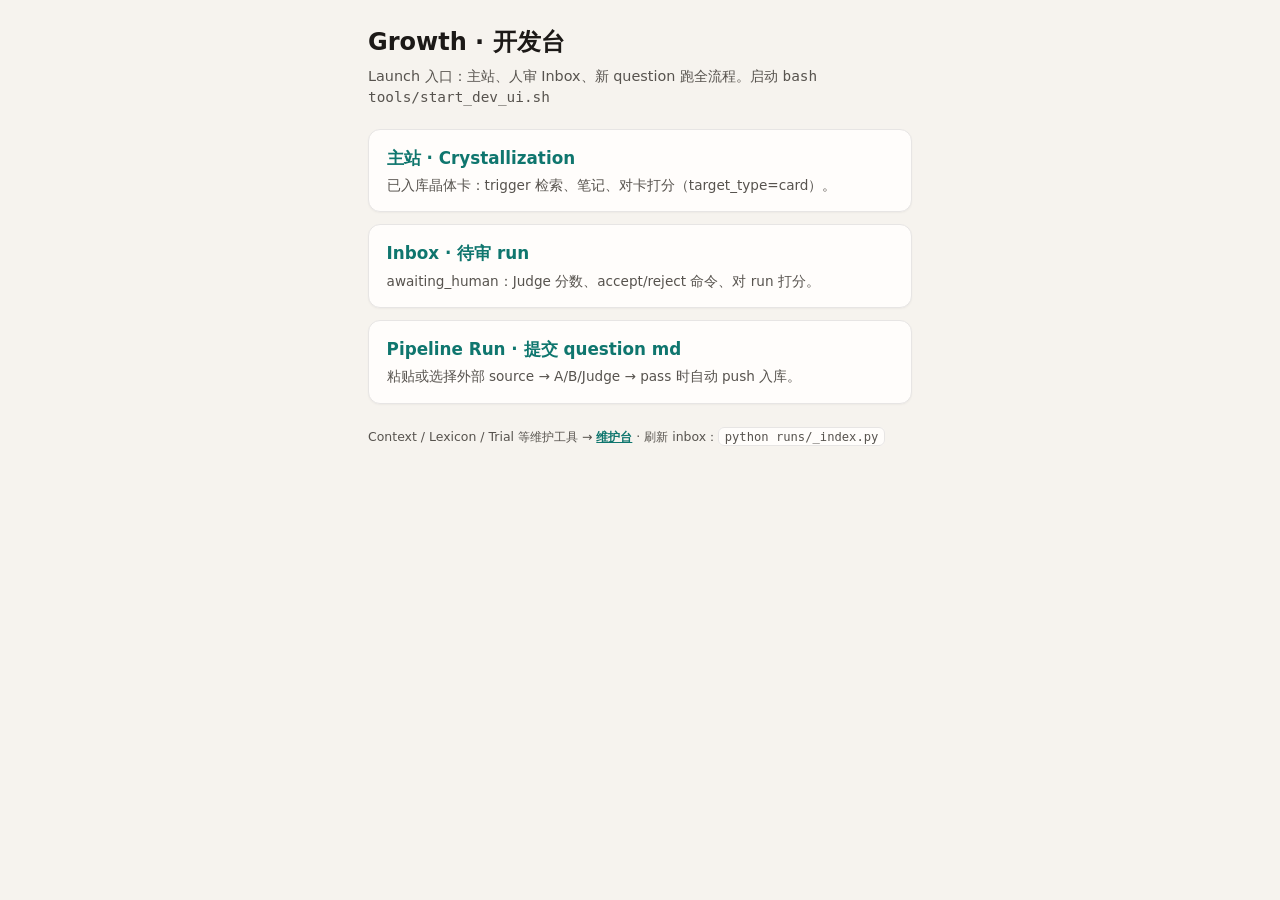
<file: crystallization-prototype/dev-hub.html>
<!DOCTYPE html>
<html lang="zh-Hans">
<head>
  <meta charset="UTF-8" />
  <meta name="viewport" content="width=device-width, initial-scale=1" />
  <title>Growth · 开发台</title>
  <link rel="stylesheet" href="styles.css" />
  <style>
    .hub-wrap {
      max-width: 36rem;
      margin: 0 auto;
      padding: 1.5rem 1rem 3rem;
    }
    .hub-wrap h1 {
      margin: 0 0 0.35rem;
      font-size: 1.5rem;
    }
    .hub-lead {
      color: var(--muted);
      font-size: 0.9rem;
      margin: 0 0 1.25rem;
    }
    .hub-grid {
      display: flex;
      flex-direction: column;
      gap: 0.75rem;
    }
    .hub-card {
      display: block;
      padding: 1rem 1.1rem;
      background: var(--surface);
      border: 1px solid var(--border);
      border-radius: var(--radius);
      text-decoration: none;
      color: inherit;
      box-shadow: 0 1px 2px rgb(28 25 23 / 4%);
      transition: border-color 0.15s, box-shadow 0.15s;
    }
    .hub-card:hover {
      border-color: var(--accent);
      box-shadow: 0 2px 8px rgb(15 118 110 / 12%);
    }
    .hub-card h2 {
      margin: 0 0 0.25rem;
      font-size: 1.05rem;
      color: var(--accent);
    }
    .hub-card p {
      margin: 0;
      font-size: 0.85rem;
      color: var(--muted);
    }
    .hub-foot {
      margin-top: 1.5rem;
      font-size: 0.78rem;
      color: var(--muted);
    }
    .hub-foot code {
      font-size: 0.76rem;
      background: var(--surface);
      padding: 0.1rem 0.35rem;
      border-radius: 6px;
      border: 1px solid var(--border);
    }
    .hub-foot a {
      color: var(--accent);
      font-weight: 600;
    }
  </style>
</head>
<body>
  <div class="hub-wrap">
    <h1>Growth · 开发台</h1>
    <p class="hub-lead">
      Launch 入口：主站、人审 Inbox、新 question 跑全流程。启动
      <code>bash tools/start_dev_ui.sh</code>
    </p>
    <nav class="hub-grid" aria-label="开发工具入口">
      <a class="hub-card" href="index.html">
        <h2>主站 · Crystallization</h2>
        <p>已入库晶体卡：trigger 检索、笔记、对卡打分（target_type=card）。</p>
      </a>
      <a class="hub-card" href="inbox.html">
        <h2>Inbox · 待审 run</h2>
        <p>awaiting_human：Judge 分数、accept/reject 命令、对 run 打分。</p>
      </a>
      <a class="hub-card" href="pipeline_run.html">
        <h2>Pipeline Run · 提交 question md</h2>
        <p>粘贴或选择外部 source → A/B/Judge → pass 时自动 push 入库。</p>
      </a>
    </nav>
    <p class="hub-foot">
      Context / Lexicon / Trial 等维护工具 → <a href="maintainer-hub.html">维护台</a> ·
      刷新 inbox：<code>python runs/_index.py</code>
    </p>
  </div>
</body>
</html>
</file>
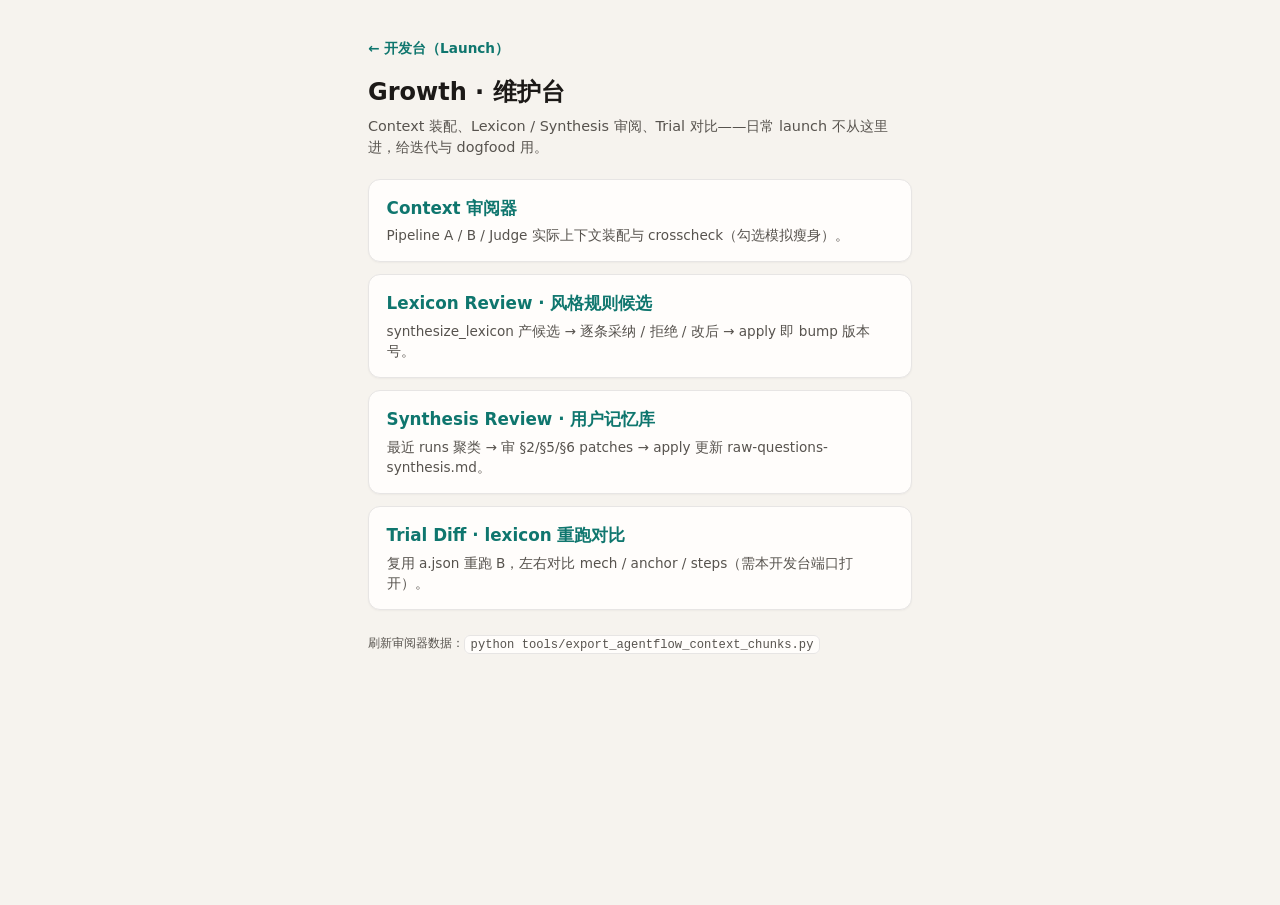
<file: crystallization-prototype/maintainer-hub.html>
<!DOCTYPE html>
<html lang="zh-Hans">
<head>
  <meta charset="UTF-8" />
  <meta name="viewport" content="width=device-width, initial-scale=1" />
  <title>Growth · 维护台</title>
  <link rel="stylesheet" href="styles.css" />
  <style>
    .hub-wrap {
      max-width: 36rem;
      margin: 0 auto;
      padding: 1.5rem 1rem 3rem;
    }
    .hub-wrap h1 {
      margin: 0 0 0.35rem;
      font-size: 1.5rem;
    }
    .hub-lead {
      color: var(--muted);
      font-size: 0.9rem;
      margin: 0 0 1.25rem;
    }
    .hub-grid {
      display: flex;
      flex-direction: column;
      gap: 0.75rem;
    }
    .hub-card {
      display: block;
      padding: 1rem 1.1rem;
      background: var(--surface);
      border: 1px solid var(--border);
      border-radius: var(--radius);
      text-decoration: none;
      color: inherit;
      box-shadow: 0 1px 2px rgb(28 25 23 / 4%);
      transition: border-color 0.15s, box-shadow 0.15s;
    }
    .hub-card:hover {
      border-color: var(--accent);
      box-shadow: 0 2px 8px rgb(15 118 110 / 12%);
    }
    .hub-card h2 {
      margin: 0 0 0.25rem;
      font-size: 1.05rem;
      color: var(--accent);
    }
    .hub-card p {
      margin: 0;
      font-size: 0.85rem;
      color: var(--muted);
    }
    .hub-nav-top {
      font-size: 0.85rem;
      margin-bottom: 1rem;
    }
    .hub-nav-top a {
      color: var(--accent);
      font-weight: 600;
      text-decoration: none;
    }
    .hub-nav-top a:hover {
      text-decoration: underline;
    }
    .hub-foot {
      margin-top: 1.5rem;
      font-size: 0.78rem;
      color: var(--muted);
    }
    .hub-foot code {
      font-size: 0.76rem;
      background: var(--surface);
      padding: 0.1rem 0.35rem;
      border-radius: 6px;
      border: 1px solid var(--border);
    }
  </style>
</head>
<body>
  <div class="hub-wrap">
    <p class="hub-nav-top"><a href="dev-hub.html">← 开发台（Launch）</a></p>
    <h1>Growth · 维护台</h1>
    <p class="hub-lead">
      Context 装配、Lexicon / Synthesis 审阅、Trial 对比——日常 launch 不从这里进，给迭代与 dogfood 用。
    </p>
    <nav class="hub-grid" aria-label="维护工具入口">
      <a class="hub-card" href="/context-curator/">
        <h2>Context 审阅器</h2>
        <p>Pipeline A / B / Judge 实际上下文装配与 crosscheck（勾选模拟瘦身）。</p>
      </a>
      <a class="hub-card" href="lexicon_review.html">
        <h2>Lexicon Review · 风格规则候选</h2>
        <p>synthesize_lexicon 产候选 → 逐条采纳 / 拒绝 / 改后 → apply 即 bump 版本号。</p>
      </a>
      <a class="hub-card" href="lexicon_review.html?tab=synthesis">
        <h2>Synthesis Review · 用户记忆库</h2>
        <p>最近 runs 聚类 → 审 §2/§5/§6 patches → apply 更新 raw-questions-synthesis.md。</p>
      </a>
      <a class="hub-card" href="lexicon_review.html?tab=trial">
        <h2>Trial Diff · lexicon 重跑对比</h2>
        <p>复用 a.json 重跑 B，左右对比 mech / anchor / steps（需本开发台端口打开）。</p>
      </a>
    </nav>
    <p class="hub-foot">
      刷新审阅器数据：<code>python tools/export_agentflow_context_chunks.py</code>
    </p>
  </div>
</body>
</html>
</file>
<file: crystallization-prototype/styles.css>
:root {
  --bg: #f6f3ee;
  --surface: #fffdfb;
  --text: #1c1917;
  --muted: #57534e;
  --accent: #0f766e;
  --accent-soft: #ccfbf1;
  --border: #e7e5e4;
  --radius: 12px;
  font-family: "Segoe UI", system-ui, -apple-system, sans-serif;
}

* {
  box-sizing: border-box;
}

body {
  margin: 0;
  min-height: 100vh;
  background: var(--bg);
  color: var(--text);
  line-height: 1.5;
  padding-bottom: 12rem;
}

.sr-only {
  position: absolute;
  width: 1px;
  height: 1px;
  padding: 0;
  margin: -1px;
  overflow: hidden;
  clip: rect(0, 0, 0, 0);
  border: 0;
}

.top {
  padding: 1rem 1rem 0.5rem;
  max-width: 42rem;
  margin: 0 auto;
}

.tagline {
  margin: 0 0 0.75rem;
  font-size: 0.85rem;
  color: var(--muted);
}

#trigger-input {
  width: 100%;
  padding: 0.65rem 0.85rem;
  font-size: 1rem;
  border: 1px solid var(--border);
  border-radius: var(--radius);
  background: var(--surface);
}

.chip-rows {
  margin-top: 0.75rem;
  display: flex;
  flex-direction: column;
  gap: 0.35rem;
}

.chip-row {
  display: flex;
  flex-wrap: wrap;
  gap: 0.35rem;
}

.chip {
  border: 1px solid var(--border);
  background: var(--surface);
  color: var(--text);
  padding: 0.25rem 0.55rem;
  border-radius: 999px;
  font-size: 0.78rem;
  cursor: pointer;
  user-select: none;
}

.chip[data-axis] {
  font-weight: 600;
}

.chip.on {
  border-color: var(--accent);
  background: var(--accent-soft);
  color: #134e4a;
}

main {
  max-width: 42rem;
  margin: 0 auto;
  padding: 0.75rem 1rem 1rem;
}

.empty-hint {
  color: var(--muted);
  font-size: 0.95rem;
  padding: 1rem 0;
}

.card {
  background: var(--surface);
  border: 1px solid var(--border);
  border-radius: var(--radius);
  margin-bottom: 0.85rem;
  overflow: hidden;
  box-shadow: 0 1px 2px rgb(28 25 23 / 4%);
}

.card-head {
  display: flex;
  align-items: flex-start;
  gap: 0.5rem;
  padding: 0.65rem 0.85rem 0;
}

.card-head input[type="checkbox"] {
  margin-top: 0.35rem;
  width: 1.1rem;
  height: 1.1rem;
  accent-color: var(--accent);
  cursor: pointer;
}

.card-meta {
  flex: 1;
  font-size: 0.72rem;
  color: var(--muted);
  letter-spacing: 0.02em;
}

.card-front {
  padding: 0 0.85rem 0.85rem;
}

.card-crystal {
  cursor: pointer;
  padding-bottom: 0.15rem;
}

.card-crystal:active {
  opacity: 0.92;
}

.mechanism {
  font-size: 0.95rem;
  margin: 0.35rem 0 0.75rem;
}

.anchor {
  font-size: 1.35rem;
  font-weight: 650;
  color: #134e4a;
  margin: 0 0 0.75rem;
  line-height: 1.35;
}

.micro-steps {
  margin: 0;
  padding-left: 1.15rem;
  font-size: 0.9rem;
}

.micro-steps li {
  margin-bottom: 0.35rem;
}

.expand-hint {
  font-size: 0.72rem;
  color: var(--muted);
  margin: 0.25rem 0 0;
}

.card-note {
  margin-top: 0.55rem;
  padding-top: 0.45rem;
  border-top: 1px solid var(--border);
  font-size: 0.82rem;
}

.card-note-summary {
  cursor: pointer;
  list-style: none;
  display: flex;
  flex-wrap: wrap;
  align-items: baseline;
  gap: 0.15rem 0.35rem;
  color: var(--muted);
  font-size: 0.78rem;
  user-select: none;
}

.card-note-summary::-webkit-details-marker {
  display: none;
}

.card-note-summary::marker {
  content: "";
}

.card-note-summary-label {
  font-weight: 600;
  color: #78716c;
}

.card-note-preview {
  font-weight: 400;
  color: #a8a29e;
  flex: 1;
  min-width: 0;
}

.card-note[open] .card-note-summary-label {
  color: var(--accent);
}

.card-note[open] .card-note-preview {
  color: var(--muted);
}

.card-note-input {
  width: 100%;
  margin-top: 0.45rem;
  padding: 0.45rem 0.55rem;
  border: 1px solid var(--border);
  border-radius: 8px;
  font-family: inherit;
  font-size: 0.88rem;
  line-height: 1.45;
  resize: vertical;
  min-height: 4rem;
  background: #fafaf9;
  color: var(--text);
}

.card-note-input:focus {
  outline: 2px solid var(--accent-soft);
  border-color: var(--accent);
  background: var(--surface);
}

.chain-panel {
  border-top: 1px dashed var(--border);
  padding: 0.65rem 0.85rem 0.85rem;
  background: #fafaf9;
  display: none;
}

.card.expanded .chain-panel {
  display: block;
}

.chain-label {
  font-size: 0.72rem;
  font-weight: 600;
  color: var(--muted);
  text-transform: uppercase;
  letter-spacing: 0.06em;
  margin: 0.5rem 0 0.25rem;
}

.chain-label:first-child {
  margin-top: 0;
}

.chain-trigger {
  margin: 0;
  font-size: 0.88rem;
  white-space: pre-wrap;
}

.chain-questions {
  margin: 0;
  padding-left: 1.1rem;
  font-size: 0.88rem;
}

.dock {
  position: fixed;
  bottom: 0;
  left: 0;
  right: 0;
  background: linear-gradient(transparent, rgb(246 243 238 / 92%) 12%);
  padding: 0.5rem 1rem 1rem;
  z-index: 10;
}

.dock-inner {
  max-width: 42rem;
  margin: 0 auto;
  background: var(--surface);
  border: 1px solid var(--border);
  border-radius: var(--radius);
  padding: 0.65rem 0.85rem;
  box-shadow: 0 -4px 24px rgb(28 25 23 / 8%);
}

.focus-label {
  display: block;
  font-size: 0.72rem;
  color: var(--muted);
  margin-bottom: 0.25rem;
}

#focus-note {
  width: 100%;
  resize: vertical;
  min-height: 2.5rem;
  padding: 0.45rem 0.55rem;
  border: 1px solid var(--border);
  border-radius: 8px;
  font-family: inherit;
  font-size: 0.88rem;
}

.dock-actions {
  display: flex;
  align-items: center;
  justify-content: space-between;
  gap: 0.75rem;
  margin-top: 0.55rem;
}

#selection-count {
  font-size: 0.85rem;
  color: var(--muted);
}

#copy-md {
  padding: 0.45rem 1rem;
  font-size: 0.9rem;
  font-weight: 600;
  border: none;
  border-radius: 8px;
  background: var(--accent);
  color: #ecfdf5;
  cursor: pointer;
}

#copy-md:disabled {
  opacity: 0.45;
  cursor: not-allowed;
}

.copy-status {
  margin: 0.35rem 0 0;
  font-size: 0.78rem;
  min-height: 1.2em;
  color: var(--accent);
}

.card-updates {
  margin-top: 0.5rem;
  border: 1px solid var(--border);
  border-radius: 10px;
  background: #fafaf9;
  font-size: 0.86rem;
}

.card-updates-summary {
  cursor: pointer;
  padding: 0.45rem 0.6rem;
  font-weight: 600;
  color: var(--muted);
  list-style: none;
}

.card-updates-summary::-webkit-details-marker {
  display: none;
}

.card-updates-body {
  padding: 0 0.65rem 0.65rem;
  display: flex;
  flex-direction: column;
  gap: 0.75rem;
}

.update-entry {
  border: 1px solid var(--border);
  border-radius: 8px;
  padding: 0.55rem 0.65rem;
  background: var(--surface);
}

.update-entry-date {
  margin: 0 0 0.35rem;
  font-size: 0.72rem;
  color: var(--muted);
}

.update-patch-reasoning {
  margin: 0 0 0.5rem;
  padding: 0.4rem 0.55rem;
  border-left: 3px solid var(--accent);
  background: var(--accent-soft);
  font-size: 0.82rem;
  color: var(--text);
}

.update-crystal {
  cursor: default;
  padding-bottom: 0.1rem;
}

.update-crystal .mechanism:first-child {
  margin-top: 0.15rem;
}

.update-delta-panel {
  margin-top: 0.65rem;
  padding-top: 0.55rem;
  border-top: 1px dashed var(--border);
}

.update-delta-panel .chain-label:first-child {
  margin-top: 0;
}

.update-chip-row {
  margin: 0.15rem 0 0.4rem;
  display: flex;
  flex-wrap: wrap;
  gap: 0.35rem;
}

.chip.chip-added {
  border-color: #15803d;
  background: #ecfdf5;
  color: #14532d;
}
</file>
